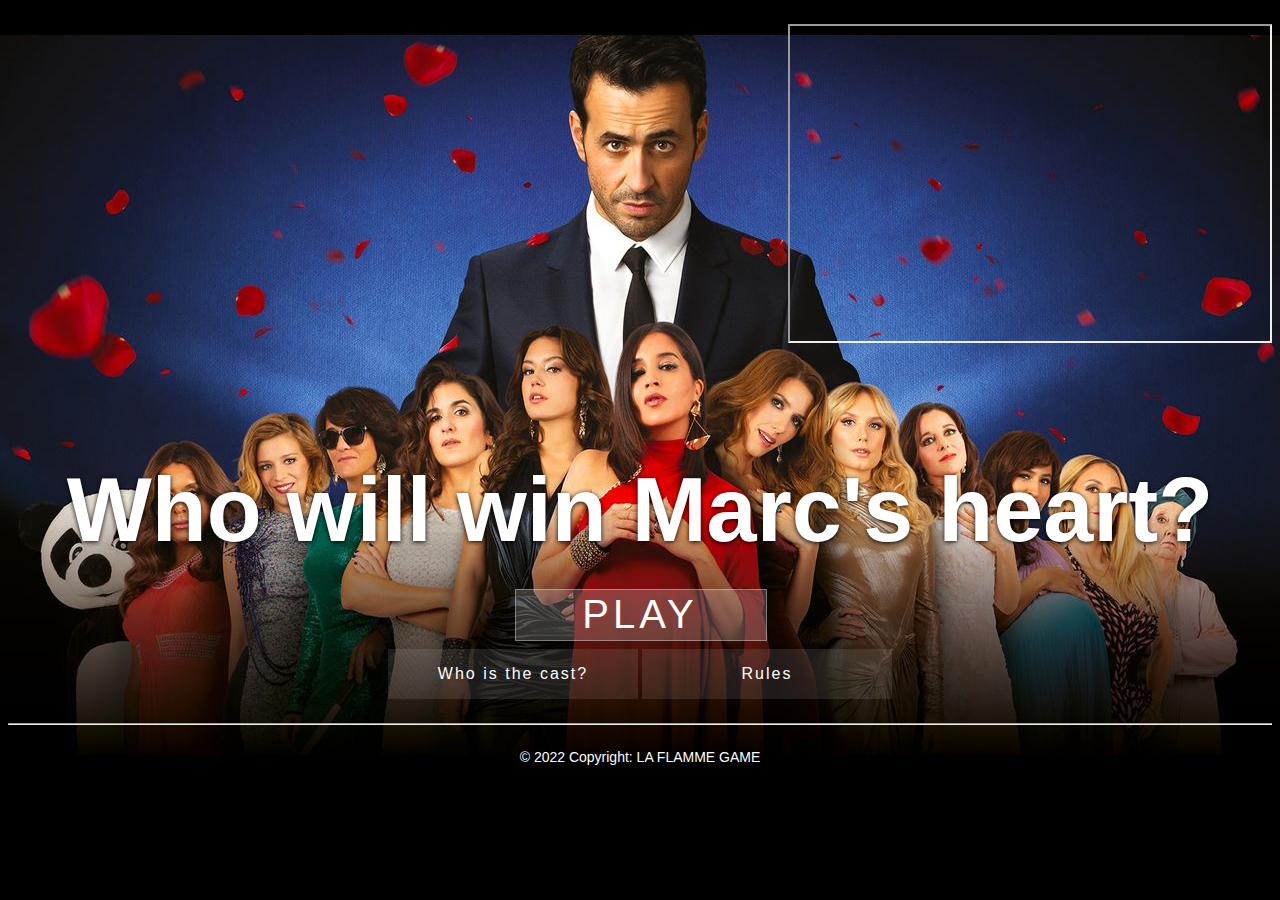
<file: index.html>
<!DOCTYPE html>
<html lang="en">
  <head>
    <meta charset="UTF-8" />
    <meta name="viewport" content="width=device-width, initial-scale=1.0" />
    <link rel="stylesheet" href="./styles/index.css">
    <title>La Flamme</title>
    <!-- don't forget to link your styles -->
  </head>
  <body>

    <div class ="title">

      <!-- VIDEO -->

<!-- 1. The <iframe> (and video player) will replace this <div> tag. -->
 <div id="video">
  <div id="player"></div>
  <iframe width="480" height="315"
    src="https://www.youtube.com/embed/zLII-VUbAl0?autoplay=1&mute=1">
  </iframe>
  </div>

<!-- FIN VIDEO -->


<h1>Who will win Marc's heart?</h1>


      <div class ="btn1n3">
        <!-- Hover #2 -->
        <div class="box-2">
          <a href="game.html">
          <div class="btn btn-one">
            <span>PLAY</span>
          </div>
          </a>
        </div>
      </div>

      <div class ="btn2n3">
        <!-- Hover #1 -->
        <div class="box-1">
          <a href="casting.html">
          <div class="btn btn-two">
              <span>Who is the cast?</span>
          </div>
          </a>
        </div>

        <!-- Hover #3 -->
        <div class="box-3">
          <a href="rules.html">
          <div class="btn btn-three">
            <span>Rules</span>
          </div>
          </a>
        </div>
      </div>
      </div>
    </div>
    <hr class="solid">

    <main>
    <p>© 2022 Copyright: LA FLAMME GAME</p>
    </main>
  </body>
</html>
</file>
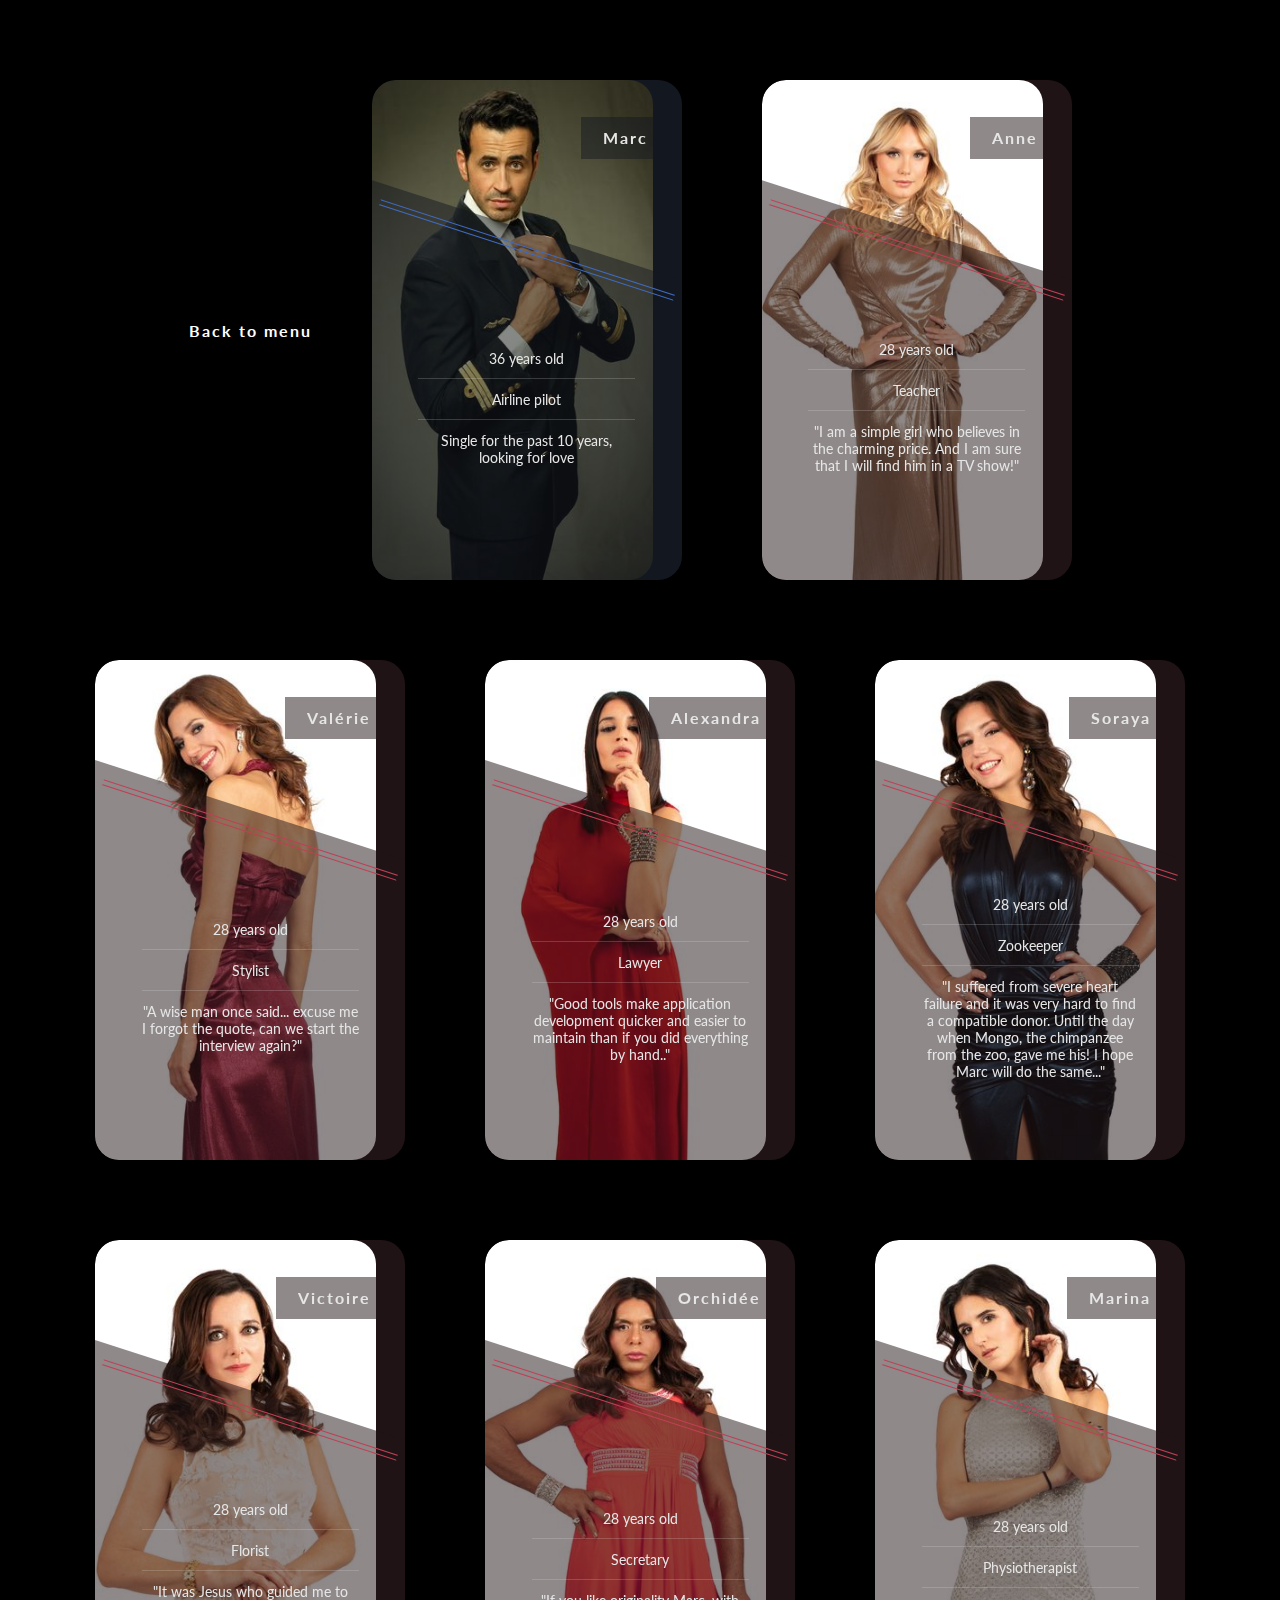
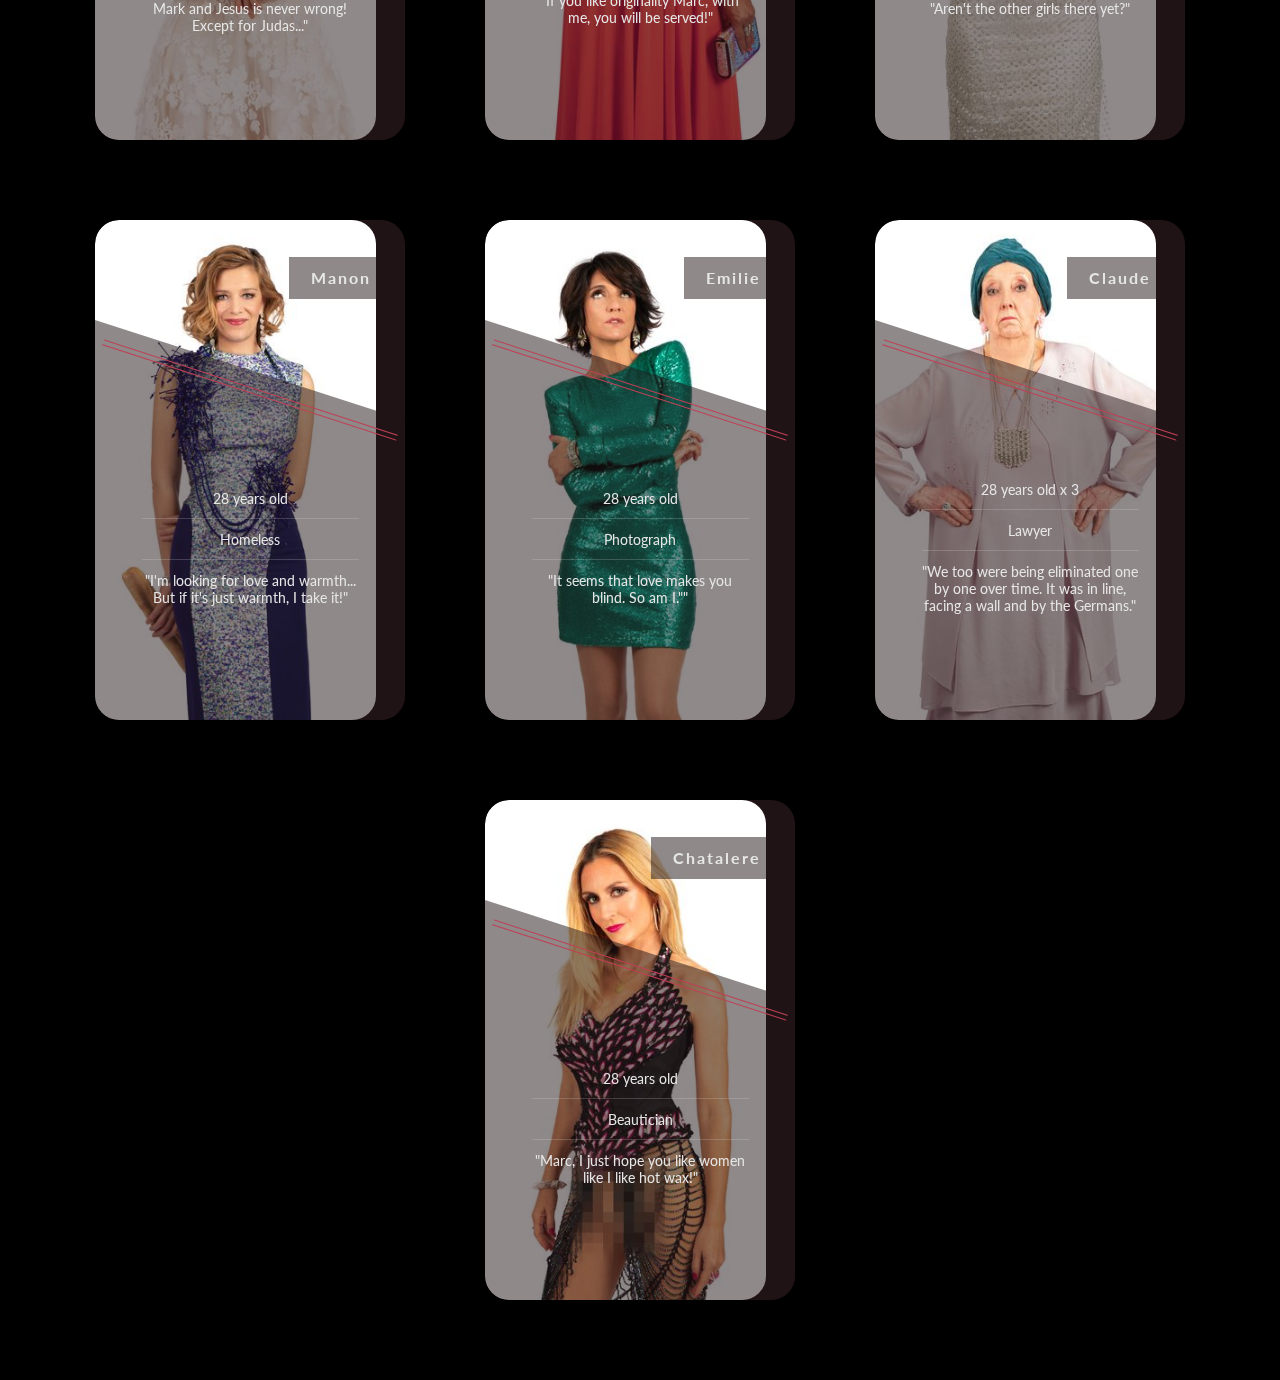
<file: casting.html>
<!DOCTYPE html>
<html lang="en">
  <head>
    <meta charset="UTF-8" />
    <meta name="viewport" content="width=device-width, initial-scale=1.0" />
    <link rel="stylesheet" href="./styles/casting.css">
    <title>La Flamme</title>
    <!-- don't forget to link your styles -->
  </head>
<!-- flip-card-container -->

<a href="index.html">
<button id = "back">Back to menu</button>
</a>
<body>

<div class="flip-card-container" style="--hue: 220">
  <div class="flip-card">

    <div class="card-front">
      <figure>
        <div class="img-bg"></div>
        <img src="./images/MARCblanc.jpg" alt="Image 2">
        <figcaption>Marc</figcaption>
      </figure>

      <ul>
        <li>36 years old</li>
        <li>Airline pilot</li>
        <li>Single for  the past 10 years, looking for love</li>
      </ul>
    </div>

    <div class="card-back">
      <figure>
        <div class="img-bg"></div>
        <img src="./images/MARCblanc.jpg" alt="image-2">
      </figure>

      <button onclick="window.location.href='https://www.youtube.com/embed/tQIG5A-TSHo?autoplay=1&mute=1';">WATCH HIS PRESENTATION</button>

      <div class="design-container">
        <span class="design design--1"></span>
        <span class="design design--2"></span>
        <span class="design design--3"></span>
        <span class="design design--4"></span>
        <span class="design design--5"></span>
        <span class="design design--6"></span>
        <span class="design design--7"></span>
        <span class="design design--8"></span>
      </div>
    </div>

  </div>
</div>
<!-- /flip-card-container -->


  <!-- flip-card-container -->
  <div class="flip-card-container" style="--hue: 350">
    <div class="flip-card">

      <div class="card-front">
        <figure>
          <div class="img-bg"></div>
          <img src="./images/ANNEblanc.jpg" alt="Brohm Lake">
          <figcaption>Anne</figcaption>
        </figure>

        <ul>
          <li>28 years old</li>
          <li>Teacher</li>
          <li>"I am a simple girl who believes in the charming price. And I am sure that I will find him in a TV show!"</li>
        </ul>
      </div>

      <div class="card-back">
        <figure>
          <div class="img-bg"></div>
          <img src="./images/ANNEblanc.jpg" alt="Brohm Lake">
        </figure>

        <button onclick="window.location.href='https://www.youtube.com/embed/Hd-Z3IHzc4Q?autoplay=1&mute=1';">WATCH HER PRESENTATION</button>

        <div class="design-container">
          <span class="design design--1"></span>
          <span class="design design--2"></span>
          <span class="design design--3"></span>
          <span class="design design--4"></span>
          <span class="design design--5"></span>
          <span class="design design--6"></span>
          <span class="design design--7"></span>
          <span class="design design--8"></span>
        </div>
      </div>

    </div>
  </div>
  <!-- /flip-card-container -->

  <!-- flip-card-container -->
  <div class="flip-card-container" style="--hue: 350">
    <div class="flip-card">

      <div class="card-front">
        <figure>
          <div class="img-bg"></div>
          <img src="./images/valerieblanc.jpg" alt="Image 2">
          <figcaption>Valérie</figcaption>
        </figure>

        <ul>
          <li>28 years old</li>
          <li>Stylist</li>
          <li>
            "A wise man once said... excuse me I forgot the quote, can we start the interview again?"</li>
        </ul>
      </div>

      <div class="card-back">
        <figure>
          <div class="img-bg"></div>
          <img src="./images/valerieblanc.jpg" alt="image-2">
        </figure>

        <button onclick="window.location.href='https://www.youtube.com/embed/HzaltzhAPfo?autoplay=1&mute=1';">WATCH HER PRESENTATION</button>

        <div class="design-container">
          <span class="design design--1"></span>
          <span class="design design--2"></span>
          <span class="design design--3"></span>
          <span class="design design--4"></span>
          <span class="design design--5"></span>
          <span class="design design--6"></span>
          <span class="design design--7"></span>
          <span class="design design--8"></span>
        </div>
      </div>

    </div>
  </div>
  <!-- /flip-card-container -->

  <!-- flip-card-container -->
  <div class="flip-card-container" style="--hue: 350">
    <div class="flip-card">

      <div class="card-front">
        <figure>
          <div class="img-bg"></div>
          <img src="./images/ALEXANDRAblanc.jpg" alt="Brohm Lake">
          <figcaption>Alexandra</figcaption>
        </figure>

        <ul>
          <li>28 years old</li>
          <li>Lawyer</li>
          <li>"Good tools make application development quicker and easier to maintain than if you did everything by hand.."</li>
        </ul>
      </div>

      <div class="card-back">
        <!-- only if the image is necessary -->
        <figure>
          <div class="img-bg"></div>
          <img src="./images/ALEXANDRAblanc.jpg" alt="Brohm Lake">
        </figure>

        <button onclick="window.location.href='https://www.youtube.com/embed/DcDSl7-xvKM?autoplay=1&mute=1';">WATCH HER PRESENTATION</button>


        <!-- can add svg here and remove these eight spans -->
        <div class="design-container">
          <span class="design design--1"></span>
          <span class="design design--2"></span>
          <span class="design design--3"></span>
          <span class="design design--4"></span>
          <span class="design design--5"></span>
          <span class="design design--6"></span>
          <span class="design design--7"></span>
          <span class="design design--8"></span>
        </div>
      </div>

    </div>
  </div>

  <div class="flip-card-container" style="--hue: 350">
    <div class="flip-card">

      <div class="card-front">
        <figure>
          <div class="img-bg"></div>
          <img src="./images/Sorayablanc.jpg" alt="Brohm Lake">
          <figcaption>Soraya</figcaption>
        </figure>

        <ul>
          <li>28 years old</li>
          <li>Zookeeper </li>
          <li>"I suffered from severe heart failure and it was very hard to find a compatible donor. Until the day when Mongo, the chimpanzee from the zoo, gave me his! I hope Marc will do the same..."</li>
        </ul>
      </div>

      <div class="card-back">
        <figure>
          <div class="img-bg"></div>
          <img src="./images/Sorayablanc.jpg" alt="Brohm Lake">
        </figure>

        <button onclick="window.location.href='https://www.youtube.com/embed/VaZCDYGoByA?autoplay=1&mute=1';">WATCH HER PRESENTATION</button>

        <div class="design-container">
          <span class="design design--1"></span>
          <span class="design design--2"></span>
          <span class="design design--3"></span>
          <span class="design design--4"></span>
          <span class="design design--5"></span>
          <span class="design design--6"></span>
          <span class="design design--7"></span>
          <span class="design design--8"></span>
        </div>
      </div>

    </div>
  </div>
  <!-- /flip-card-container -->

  <!-- flip-card-container -->
  <div class="flip-card-container" style="--hue: 350">
    <div class="flip-card">

      <div class="card-front">
        <figure>
          <div class="img-bg"></div>
          <img src="./images/Victoireblanc.jpg" alt="Image 2">
          <figcaption>Victoire</figcaption>
        </figure>

        <ul>
          <li>28 years old</li>
          <li>Florist</li>
          <li>"It was Jesus who guided me to Mark and Jesus is never wrong! Except for Judas..."</li>
        </ul>
      </div>

      <div class="card-back">
        <figure>
          <div class="img-bg"></div>
          <img src="./images/Victoireblanc.jpg" alt="image-2">
        </figure>

        <button onclick="window.location.href='https://www.youtube.com/embed/nEsPRTCMIIE?autoplay=1&mute=1';">WATCH HER PRESENTATION</button>

        <div class="design-container">
          <span class="design design--1"></span>
          <span class="design design--2"></span>
          <span class="design design--3"></span>
          <span class="design design--4"></span>
          <span class="design design--5"></span>
          <span class="design design--6"></span>
          <span class="design design--7"></span>
          <span class="design design--8"></span>
        </div>
      </div>

    </div>
  </div>
  <!-- /flip-card-container -->

  <!-- flip-card-container -->
  <div class="flip-card-container" style="--hue: 350">
    <div class="flip-card">

      <div class="card-front">
        <figure>
          <div class="img-bg"></div>
          <img src="./images/Orchideeblanc.jpg" alt="Brohm Lake">
          <figcaption>Orchidée</figcaption>
        </figure>

        <ul>
          <li>28 years old</li>
          <li>Secretary</li>
          <li>"If you like originality Marc, with me, you will be served!"</li>
        </ul>
      </div>

      <div class="card-back">
        <!-- only if the image is necessary -->
        <figure>
          <div class="img-bg"></div>
          <img src="./images/Orchideeblanc.jpg" alt="Brohm Lake">
        </figure>

        <button onclick="window.location.href='https://www.youtube.com/embed/vjb-JtDHquw?autoplay=1&mute=1';">WATCH HER PRESENTATION</button>

        <!-- can add svg here and remove these eight spans -->
        <div class="design-container">
          <span class="design design--1"></span>
          <span class="design design--2"></span>
          <span class="design design--3"></span>
          <span class="design design--4"></span>
          <span class="design design--5"></span>
          <span class="design design--6"></span>
          <span class="design design--7"></span>
          <span class="design design--8"></span>
        </div>
      </div>

    </div>
  </div>

    <!-- flip-card-container -->
    <div class="flip-card-container" style="--hue: 350">
      <div class="flip-card">

        <div class="card-front">
          <figure>
            <div class="img-bg"></div>
            <img src="./images/Marinablanc.jpg" alt="Brohm Lake">
            <figcaption>Marina</figcaption>
          </figure>

          <ul>
            <li>28 years old</li>
            <li>Physiotherapist</li>
            <li>"Aren't the other girls there yet?"</li>
          </ul>
        </div>

        <div class="card-back">
          <!-- only if the image is necessary -->
          <figure>
            <div class="img-bg"></div>
            <img src="./images/Marinablanc.jpg" alt="Brohm Lake">
          </figure>

          <button onclick="window.location.href='https://www.youtube.com/embed/vjb-JtDHquw?autoplay=1&mute=1';">WATCH HER PRESENTATION</button>

          <!-- can add svg here and remove these eight spans -->
          <div class="design-container">
            <span class="design design--1"></span>
            <span class="design design--2"></span>
            <span class="design design--3"></span>
            <span class="design design--4"></span>
            <span class="design design--5"></span>
            <span class="design design--6"></span>
            <span class="design design--7"></span>
            <span class="design design--8"></span>
          </div>
        </div>

      </div>
    </div>

      <!-- flip-card-container -->
  <div class="flip-card-container" style="--hue: 350">
    <div class="flip-card">

      <div class="card-front">
        <figure>
          <div class="img-bg"></div>
          <img src="./images/manonblanc.jpg" alt="Brohm Lake">
          <figcaption>Manon</figcaption>
        </figure>

        <ul>
          <li>28 years old</li>
          <li>Homeless</li>
          <li>"I'm looking for love and warmth... But if it's just warmth, I take it!"</li>
        </ul>
      </div>

      <div class="card-back">
        <!-- only if the image is necessary -->
        <figure>
          <div class="img-bg"></div>
          <img src="./images/manonblanc.jpg" alt="Brohm Lake">
        </figure>

        <button onclick="window.location.href='https://www.youtube.com/embed/vjb-JtDHquw?autoplay=1&mute=1';">WATCH HER PRESENTATION</button>

        <!-- can add svg here and remove these eight spans -->
        <div class="design-container">
          <span class="design design--1"></span>
          <span class="design design--2"></span>
          <span class="design design--3"></span>
          <span class="design design--4"></span>
          <span class="design design--5"></span>
          <span class="design design--6"></span>
          <span class="design design--7"></span>
          <span class="design design--8"></span>
        </div>
      </div>

    </div>
  </div>

    <!-- flip-card-container -->
    <div class="flip-card-container" style="--hue: 350">
      <div class="flip-card">

        <div class="card-front">
          <figure>
            <div class="img-bg"></div>
            <img src="./images/emilieblanc.jpg" alt="Brohm Lake">
            <figcaption>Emilie</figcaption>
          </figure>

          <ul>
            <li>28 years old</li>
            <li>Photograph</li>
            <li>"It seems that love makes you blind. So am I.""</li>
          </ul>
        </div>

        <div class="card-back">
          <!-- only if the image is necessary -->
          <figure>
            <div class="img-bg"></div>
            <img src="./images/emilieblanc.jpg" alt="Brohm Lake">
          </figure>

          <button onclick="window.location.href='https://www.youtube.com/embed/vjb-JtDHquw?autoplay=1&mute=1';">WATCH HER PRESENTATION</button>

          <!-- can add svg here and remove these eight spans -->
          <div class="design-container">
            <span class="design design--1"></span>
            <span class="design design--2"></span>
            <span class="design design--3"></span>
            <span class="design design--4"></span>
            <span class="design design--5"></span>
            <span class="design design--6"></span>
            <span class="design design--7"></span>
            <span class="design design--8"></span>
          </div>
        </div>

      </div>
    </div>

    <!-- flip-card-container -->
    <div class="flip-card-container" style="--hue: 350">
      <div class="flip-card">

        <div class="card-front">
          <figure>
            <div class="img-bg"></div>
            <img src="./images/Claudeblanc.jpg" alt="Brohm Lake">
            <figcaption>Claude</figcaption>
          </figure>

          <ul>
            <li>28 years old x 3</li>
            <li>Lawyer</li>
            <li>"We too were being eliminated one by one over time. It was in line, facing a wall and by the Germans."</li>
          </ul>
        </div>

        <div class="card-back">
          <!-- only if the image is necessary -->
          <figure>
            <div class="img-bg"></div>
            <img src="./images/Claudeblanc.jpg" alt="Brohm Lake">
          </figure>

          <button onclick="window.location.href='https://www.youtube.com/embed/vjb-JtDHquw?autoplay=1&mute=1';">WATCH HER PRESENTATION</button>

          <!-- can add svg here and remove these eight spans -->
          <div class="design-container">
            <span class="design design--1"></span>
            <span class="design design--2"></span>
            <span class="design design--3"></span>
            <span class="design design--4"></span>
            <span class="design design--5"></span>
            <span class="design design--6"></span>
            <span class="design design--7"></span>
            <span class="design design--8"></span>
          </div>
        </div>

      </div>
    </div>

      <!-- flip-card-container -->
  <div class="flip-card-container" style="--hue: 350">
    <div class="flip-card">

      <div class="card-front">
        <figure>
          <div class="img-bg"></div>
          <img src="./images/Chatalereblanc.jpg" alt="Brohm Lake">
          <figcaption>Chatalere</figcaption>
        </figure>

        <ul>
          <li>28 years old</li>
          <li>Beautician</li>
          <li>"Marc, I just hope you like women like I like hot wax!"</li>
        </ul>
      </div>

      <div class="card-back">
        <!-- only if the image is necessary -->
        <figure>
          <div class="img-bg"></div>
          <img src="./images/Chatalereblanc.jpg" alt="Brohm Lake">
        </figure>

        <button onclick="window.location.href='https://www.youtube.com/embed/vjb-JtDHquw?autoplay=1&mute=1';">WATCH HER PRESENTATION</button>

        <!-- can add svg here and remove these eight spans -->
        <div class="design-container">
          <span class="design design--1"></span>
          <span class="design design--2"></span>
          <span class="design design--3"></span>
          <span class="design design--4"></span>
          <span class="design design--5"></span>
          <span class="design design--6"></span>
          <span class="design design--7"></span>
          <span class="design design--8"></span>
        </div>
      </div>

    </div>
  </div>

</body>

</html>
</file>
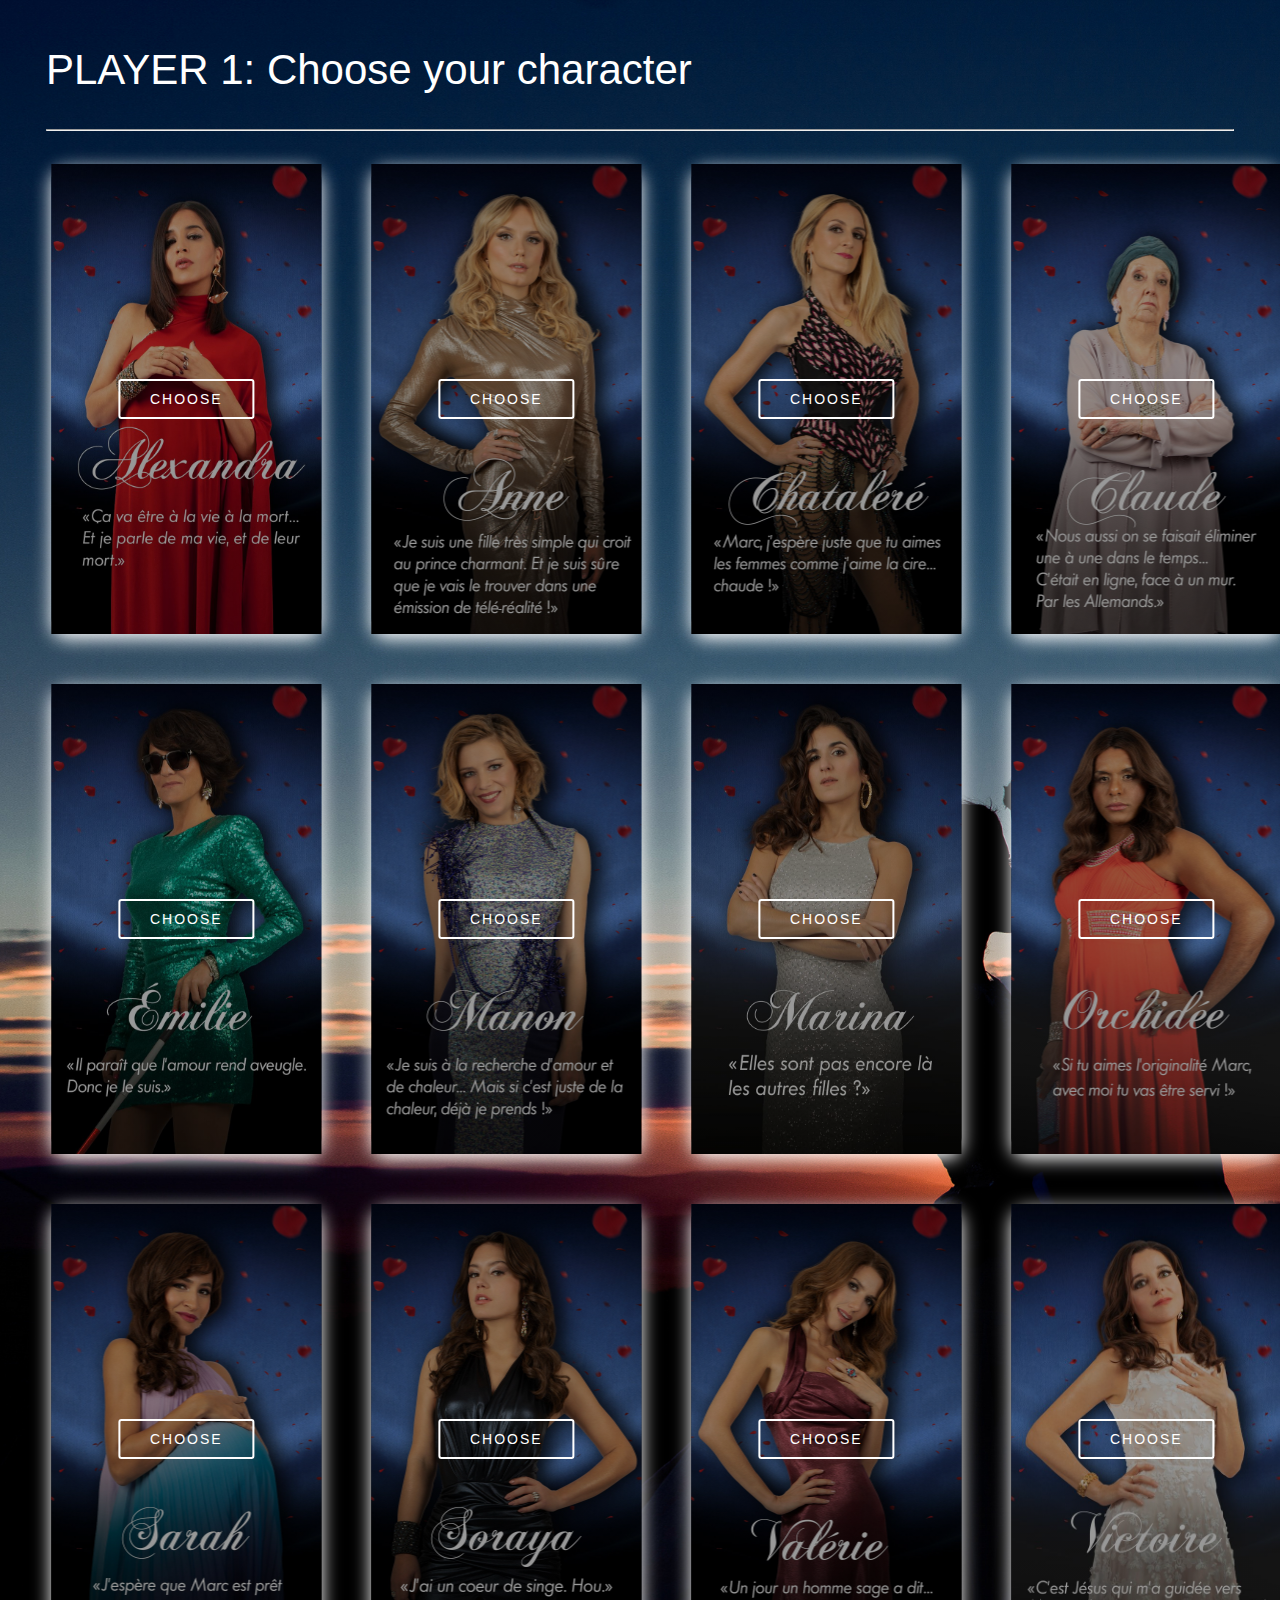
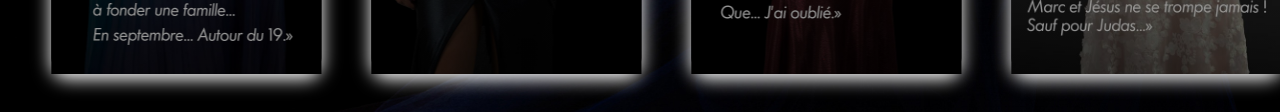
<file: game.html>
<!DOCTYPE html>
<html lang="en">
  <head>
    <meta charset="UTF-8" />
    <meta name="viewport" content="width=device-width, initial-scale=1.0" />
    <link rel="stylesheet" href="./styles/game.css" />
  </head>

  <!-- PAGE 1: PLAYERS' CHARACTER SELECTION -->

  <figure>
    <audio controls autoplay>
      <source src="musiquecompetition.mp3" type="audio/mpeg" />
      Your browser does not support the audio element.
    </audio>
  </figure>

  <section id="character-selection">
    <h1 id="players-order-title">PLAYER 1: Choose your character</h1>
    <hr class="solid" />
    <div class="allcards">
      <div class="card">
        <div class="img img-alexandra">
          <button
            class="alert-button"
            id="1"
            data-name="Alexandra"
            data-image="img-alexandra2"
            onclick="alert('You choose Alexandra');"
          >
            CHOOSE
          </button>
        </div>
      </div>

      <div class="card">
        <div class="img img-anne">
          <button
            class="alert-button"
            id="2"
            data-name="Anne"
            data-image="img-anne2"
            onclick="alert('You choose Anne');"
          >
            CHOOSE
          </button>
        </div>
      </div>

      <div class="card">
        <div class="img img-chatalere">
          <button
            class="alert-button"
            id="3"
            data-name="Chatalere"
            data-image="img-chatalere2"
            onclick="alert('You choose Chataléré');"
          >
            CHOOSE
          </button>
        </div>
      </div>

      <div class="card">
        <div class="img img-claude">
          <button
            class="alert-button"
            id="4"
            data-name="Claude"
            data-image="img-claude2"
            onclick="alert('You choose Claude');"
          >
            CHOOSE
          </button>
        </div>
      </div>

      <div class="card">
        <div class="img img-emilie">
          <button
            class="alert-button"
            id="5"
            data-name="Emilie"
            data-image="img-emilie2"
            onclick="alert('You choose Emilie');"
          >
            CHOOSE
          </button>
        </div>
      </div>

      <div class="card">
        <div class="img img-manon">
          <button
            class="alert-button"
            id="6"
            data-name="Manon"
            data-image="img-manon2"
            onclick="alert('You choose Manon');"
          >
            CHOOSE
          </button>
        </div>
      </div>

      <div class="card">
        <div class="img img-marina">
          <button
            class="alert-button"
            id="7"
            data-name="Marina"
            data-image="img-marina2"
            onclick="alert('You choose Marina');"
          >
            CHOOSE
          </button>
        </div>
      </div>

      <div class="card">
        <div class="img img-orchidee">
          <button
            class="alert-button"
            id="8"
            data-name="Orchidée"
            data-image="img-orchidee2"
            onclick="alert('You choose Orchidée');"
          >
            CHOOSE
          </button>
        </div>
      </div>

      <div class="card">
        <div class="img img-sarah">
          <button
            class="alert-button"
            id="9"
            data-name="Sarah"
            data-image="img-sarah2"
            onclick="alert('You choose Sarah');"
          >
            CHOOSE
          </button>
        </div>
      </div>

      <div class="card">
        <div class="img img-soraya">
          <button
            class="alert-button"
            id="10"
            data-name="Soraya"
            data-image="img-soraya2"
            onclick="alert('You choose Soraya');"
          >
            CHOOSE
          </button>
        </div>
      </div>

      <div class="card">
        <div class="img img-valerie">
          <button
            class="alert-button"
            id="11"
            data-name="Valérie"
            data-image="img-valerie2"
            onclick="alert('You choose Valérie');"
          >
            CHOOSE
          </button>
        </div>
      </div>

      <div class="card">
        <div class="img img-victoire">
          <button
            class="alert-button"
            id="12"
            data-name="Victoire"
            data-image="img-victoire2"
            onclick="alert('You choose Victoire');"
          >
            CHOOSE
          </button>
        </div>
      </div>

      <!-- IF I WANT A MODAL ON START GAME BUTTON

      <div id="myModalStart" class="modal">

        <div class="modal-content">
          <button>START THE GAME</button>
        </div>

      </div>
      END OF MODAL -->
    </div>
  </section>

  <!-- PAGE 2: GAME -->

  <section id="game-start">
    <body>
      <h2>WHO'S GONNA MARRY MARC?</h2>
      <hr class="solid" />

      <div class="wrapper">
        <div class="infos">
          <div class="column">
            <div id="message"></div>
            <div class="row">
              <div class="die">0</div>
              <div class="die">0</div>
            </div>
            <button type="button" class="dice-roll">roll dice</button>
          </div>
          <div class="column">
            <h2 id="status"></h2>
          </div>
        </div>

        <div class="grid"></div>
      </div>

      <!-- Trigger/Open The Modal -->
      <div id="myBtnModal">CLICK ME</div>

      <!-- The Modal -->
      <div id="myModal" class="modal">
        <!-- Modal content -->
        <div class="modal-content">
          <span class="close">&times;</span>
          <iframe
            width="580"
            height="415"
            src="https://www.youtube.com/embed/oNTCxGDpIdo?autoplay=1"
          >
          </iframe>
        </div>
      </div>

      <div id="myModal1" class="modal">
        <!-- Modal content -->
        <div class="modal-content">
          <span class="close">&times;</span>
          <iframe
            width="580"
            height="415"
            src="https://www.youtube.com/embed/7QraJuCIyBs?autoplay=1"
          >
          </iframe>
        </div>
      </div>

      <div id="myModal2" class="modal">
        <!-- Modal content -->
        <div class="modal-content">
          <span class="close">&times;</span>
          <iframe
            width="580"
            height="415"
            src="https://www.youtube.com/embed/v14phLTJPcU?autoplay=1"
          >
          </iframe>
        </div>
      </div>

      <div id="myModal3" class="modal">
        <!-- Modal content -->
        <div class="modal-content">
          <span class="close">&times;</span>
          <iframe
            width="580"
            height="415"
            src="https://www.youtube.com/embed/B1De0IF1NZk?autoplay=1"
          >
          </iframe>
        </div>
      </div>

      <div id="myModal4" class="modal">
        <!-- Modal content -->
        <div class="modal-content">
          <span class="close">&times;</span>
          <iframe
            width="580"
            height="415"
            src="https://www.youtube.com/embed/H3QIk1adETc?autoplay=1"
          >
          </iframe>
        </div>
      </div>

      <div id="myModal5" class="modal">
        <!-- Modal content -->
        <div class="modal-content">
          <span class="close">&times;</span>
          <iframe
            width="580"
            height="415"
            src="https://www.youtube.com/embed/1Zqg-aSxGiI?autoplay=1"
          >
          </iframe>
        </div>
      </div>
      <!-- The Modal -->
      <div id="myModalQuizz" class="modal">
        <!-- Modal content -->
        <div class="modal-content">
          <div class="quiz-container" id="quiz">
            <div class="quiz-header">
              <h3 id="quiz-question">
                Which animal saved Soraya's life by allowing her to receive a
                heart transplant?
              </h3>
              <ul id="answers-buttons">
                <li>
                  <button id="button-a" data-option="a">A dog</button>
                </li>

                <li>
                  <button id="button-b" data-option="b">A monkey</button>
                </li>

                <li>
                  <button id="button-c" data-option="c">A fish</button>
                </li>

                <li>
                  <button id="button-d" data-option="d">A pig</button>
                </li>
              </ul>
              <button id="close-question">Close</button>
              <div id="empty"></div>
            </div>
          </div>
        </div>
      </div>
      <script src="./questions.js"></script>
      <script src="./player.js"></script>
      <script src="./game.js"></script>
    </body>
  </section>
</html>
</file>
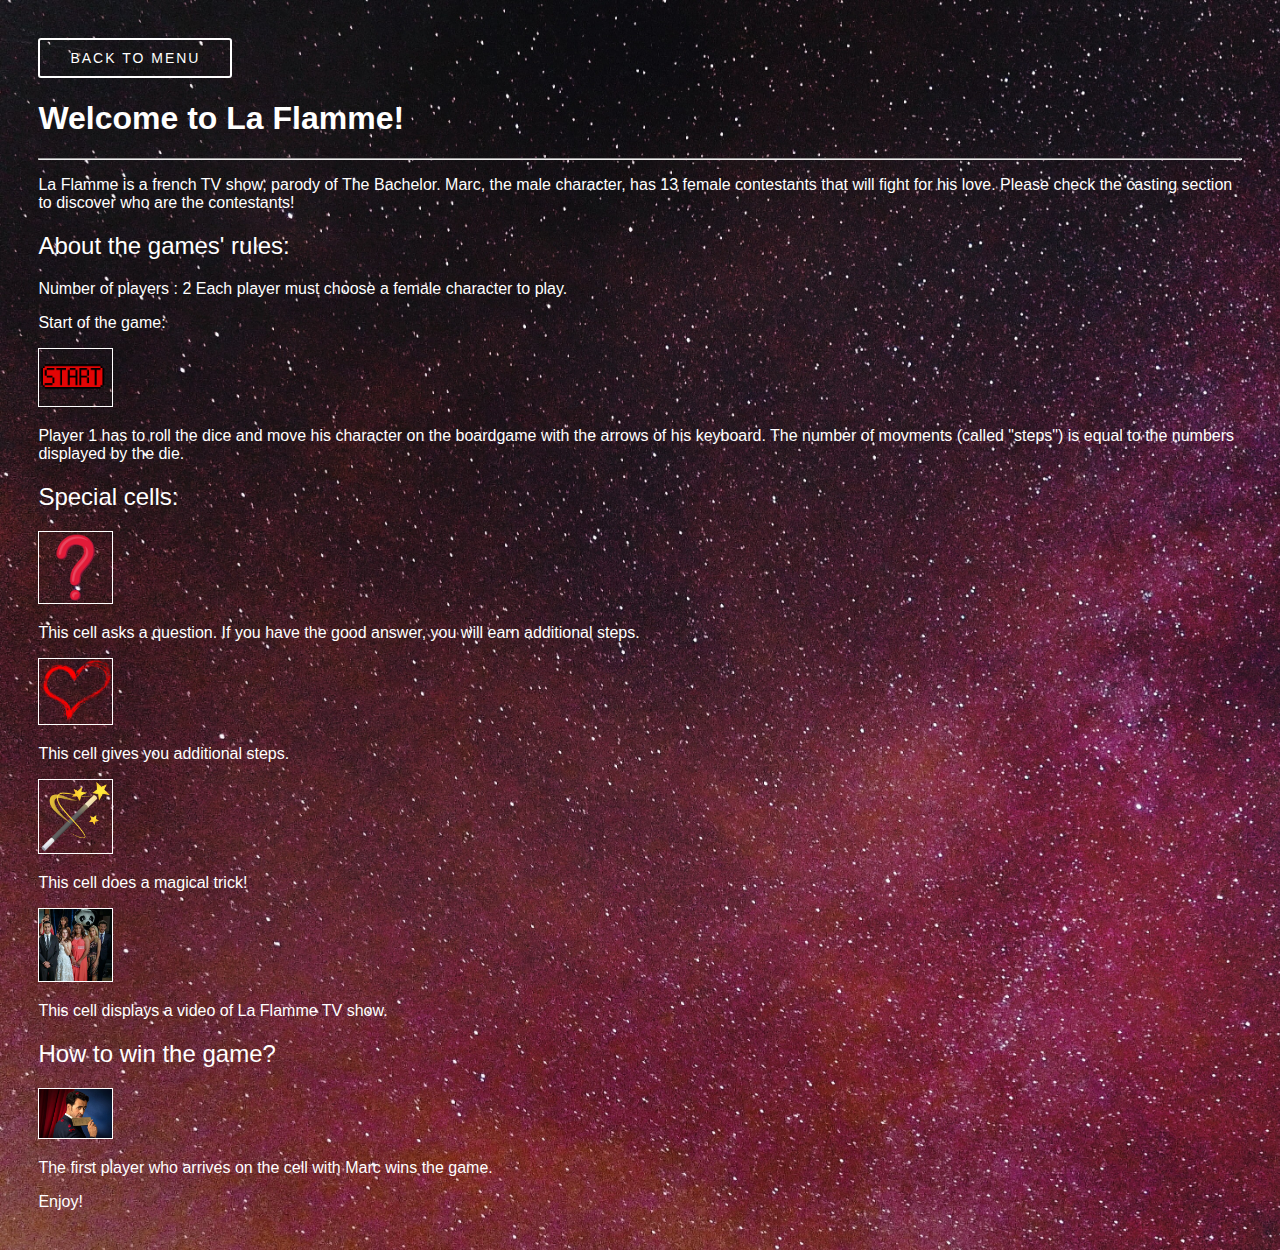
<file: rules.html>
<!DOCTYPE html>
<html lang="en">
  <head>
    <meta charset="UTF-8" />
    <meta name="viewport" content="width=device-width, initial-scale=1.0" />
    <link rel="stylesheet" href="./styles/rules.css">
  </head>
<body>


    <a href="index.html">
      <button id = "back">Back to menu</button>
    </a>


<h1>Welcome to La Flamme!</h1>

<hr>

<p>La Flamme is a french TV show, parody of The Bachelor. Marc, the male character, has 13 female contestants that will fight for his love.
Please check the casting section to discover who are the contestants!</p>

<h2>About the games' rules:</h2>

<p> Number of players : 2
Each player must choose a female character to play.</p>


<p>Start of the game:</p>

<img src = "./images/start.png">

<p>Player 1 has to roll the dice and move his character on the boardgame with the arrows of his keyboard. The number of movments (called "steps") is equal to the numbers displayed by the die.</p>

<h2>Special cells:</h2>

<img src = "./images/interrogation.png">

<p>This cell asks a question. If you have the good answer, you will earn additional steps.</p>

<img src = "./images/heart.png">

<p>This cell gives you additional steps.</p>

<img src = "./images/magic.png">

<p>This cell does a magical trick!</p>

<img src = "./images/grouppanda.jpg">

<p>This cell displays a video of La Flamme TV show.</p>

</html>

<h2>How to win the game?</h2>

<img src = "./images/marcwinner.jpg">

<p>The first player who arrives on the cell with Marc wins the game.</p>

<p>Enjoy!</p>

</body>

</html>
</file>
<file: styles/index.css>
@import url("https://fonts.googleapis.com/css2?family=Poppins:wght@200;300;400;500;600;700;800;900&display=swap");


body {

  font-family: -apple-system,BlinkMacSystemFont,"Segoe UI",Helvetica,Arial,sans-serif,"Apple Color Emoji","Segoe UI Emoji";
  line-height: 1.5;
  font-weight: lighter;
  background-image: url("../images/group_picture.jpeg");
  background-color: black;
  background-position: center center;
  background-size: cover;
  background-repeat: no-repeat;
  background-size: 100%;
}

a{
text-decoration:none
}

ol {

  list-style-type: '-';

}

main {
  padding-left: 5%;
  padding-right: 5%;
  display: flex;
  justify-content: center;
}

#video {

  display:flex;
  justify-content: flex-end;

}

.title {


  padding-top: 1rem;
  padding-bottom: 1rem;

}

h1 {

  font-weight: 550;
  color: white;
  font-size: 90px;
  position: relative;
  display: flex;
  justify-content: space-around;
  align-items: flex-end;
  text-shadow: 0px 1px 5px black;
  text-overflow: ellipsis;
  top: 40px;
}


.btn {
  line-height: 50px;
  height: 50px;
  text-align: center;
  width: 250px;
  cursor: pointer;
  position: relative;
}

.btn2n3 {

  position: relative;
  left: 400;
  display: flex;
  align-items: row;
  justify-content: center;
}

.btn1n3 {

  position: relative;
  left: 400;
  display: flex;
  justify-content: center;
  bottom: 10px;
}

/*
========================
      BUTTON TWO
========================
*/
.btn-two {
  color: #FFF;
  transition: all 0.3s;
  position: relative;
  letter-spacing: 2px;
  right: 2px;

}
.btn-two span {
  transition: all 0.3s;
}
.btn-two::before {
  content: '';
  position: absolute;
  bottom: 0;
  left: 0;
  width: 100%;
  height: 100%;
  z-index: 1;
  opacity: 0;
  transition: all 0.3s;
  border-top-width: 1px;
  border-bottom-width: 1px;
  border-top-style: solid;
  border-bottom-style: solid;
  border-top-color: rgba(255,255,255,0.5);
  border-bottom-color: rgba(255,255,255,0.5);
  transform: scale(0.1, 1);
}
.btn-two:hover span {
  letter-spacing: 2px;
}
.btn-two:hover::before {
  opacity: 1;
  transform: scale(1, 1);
}
.btn-two::after {
  content: '';
  position: absolute;
  bottom: 0;
  left: 0;
  width: 100%;
  height: 100%;
  z-index: 1;
  transition: all 0.3s;
  background-color: rgba(255,255,255,0.1);
}
.btn-two:hover::after {
  opacity: 0;
  transform: scale(0.1, 1);
}


/*
========================
      BUTTON ONE
========================
*/
.btn-one {
  color: #FFF;
  font-size: 2.5em;
  letter-spacing: 2px;
  transition: all 0.5s;
  position: relative;
}
.btn-one span {
  z-index: 2;
  display: block;
  position: absolute;
  width: 100%;
  height: 100%;
  letter-spacing: 4px;

}
.btn-one::before {
  content: '';
  position: absolute;
  top: 0;
  left: 0;
  width: 100%;
  height: 100%;
  z-index: 1;
  transition: all 0.5s;
  border: 1px solid rgba(255,255,255,0.2);
  background-color: rgba(255,255,255,0.1);
}
.btn-one::after {
  content: '';
  position: absolute;
  top: 0;
  left: 0;
  width: 100%;
  height: 100%;
  z-index: 1;
  transition: all 0.5s;
  border: 1px solid rgba(255,255,255,0.2);
  background-color: rgba(255,255,255,0.1);
}
.btn-one:hover::before {
  transform: rotate(-45deg);
  background-color: rgba(255,255,255,0);
}
.btn-one:hover::after {
  transform: rotate(45deg);
  background-color: rgba(255,255,255,0);
}


/*
========================
      BUTTON THREE
========================
*/
.btn-three {
  color: #FFF;
  transition: all 0.3s;
  position: relative;
  letter-spacing: 2px;
  left: 2px;

}

.btn-three span {
  transition: all 0.3s;
}

.btn-three::before {
  content: '';
  position: absolute;
  bottom: 0;
  left: 0;
  width: 100%;
  height: 100%;
  z-index: 1;
  opacity: 0;
  transition: all 0.3s;
  border-top-width: 1px;
  border-bottom-width: 1px;
  border-top-style: solid;
  border-bottom-style: solid;
  border-top-color: rgba(255,255,255,0.5);
  border-bottom-color: rgba(255,255,255,0.5);
  transform: scale(0.1, 1);
}
.btn-three:hover::before {
  opacity: 1 ;
  transform: scale(1,1);
}

.btn-three:hover span {
  letter-spacing: 2px;
}
.btn-three::after {
  content: '';
  position: absolute;
  bottom: 0;
  left: 0;
  width: 100%;
  height: 100%;
  z-index: 1;
  transition: all 0.3s;
  background-color: rgba(255,255,255,0.1);
}
.btn-three:hover::after {
  opacity: 0;
  transform: scale(0.1,1);
}

p {
  color: white;
  font-size: 14px;
}
</file>
<file: styles/casting.css>
/*
    ================================
        Best Viewed In Full Page
    ================================
*/

/* Hover over a card to flip, can tab too. */

@import url('https://fonts.googleapis.com/css?family=Lato');

/* default */
*,
*::after,
*::before {
  margin: 0;
  padding: 0;
  box-sizing: border-box;
}

#back{

  border: 2px;
  border-color: white;
  color: white;
}

#back:hover{

  letter-spacing: 2px ;
  background-color: white;
  color: black;
}

/* body */
body {
  min-height: 100vh;
  padding: 40px;

  display: flex;
  flex-wrap: wrap;
  justify-content: center;
  align-items: center;

  background: black;
  font-family: "Lato", "Segoe Ui", -apple-system, BlinkMacSystemFont, sans-serif;
}

/* .flip-card-container */
.flip-card-container {
  --hue: 150;
  --primary: hsl(var(--hue), 50%, 50%);
  --white-1: hsl(0, 0%, 90%);
  --white-2: hsl(0, 0%, 80%);
  --dark: hsl(var(--hue), 25%, 10%);
  --grey: hsl(0, 0%, 50%);

  width: 310px;
  height: 500px;
  margin: 40px;

  perspective: 1000px;
}

/* .flip-card */
.flip-card {
  width: inherit;
  height: inherit;

  position: relative;
  transform-style: preserve-3d;
  transition: .6s .1s;
}

/* hover and focus-within states */
.flip-card-container:hover .flip-card,
.flip-card-container:focus-within .flip-card {
  transform: rotateY(180deg);
}

/* .card-... */
.card-front,
.card-back {
  width: 100%;
  height: 100%;
  border-radius: 24px;

  background: var(--dark);
  position: absolute;
  top: 0;
  left: 0;
  overflow: hidden;

  backface-visibility: hidden;

  display: flex;
  justify-content: center;
  align-items: center;
}

/* .card-front */
.card-front {
  transform: rotateY(0deg);
  z-index: 2;
}

/* .card-back */
.card-back {
  transform: rotateY(180deg);
  z-index: 1;
}

/* figure */
figure {
  z-index: -1;
}

/* figure, .img-bg */
figure,
.img-bg {
  position: absolute;
  top: 0;
  left: 0;

  width: 100%;
  height: 100%;
}

/* img */
img {
  height: 100%;
  border-radius: 24px;
}

/* figcaption */
figcaption {
  display: block;

  width: auto;
  margin-top: 12%;
  padding: 8px 22px;

  font-weight: bold;
  line-height: 1.6;
  letter-spacing: 2px;
  word-spacing: 6px;
  text-align: right;

  position: absolute;
  top: 0;
  right: 12px;

  color: var(--white-1);
  background: hsla(var(--hue), 25%, 10%, .5);
}

/* .img-bg */
.img-bg {
  background: hsla(var(--hue), 25%, 10%, .5);
}

.card-front .img-bg {
  clip-path: polygon(0 20%, 100% 40%, 100% 100%, 0 100%);
}

.card-front .img-bg::before {
  content: "";

  position: absolute;
  top: 34%;
  left: 50%;
  transform: translate(-50%, -50%) rotate(18deg);

  width: 100%;
  height: 6px;
  border: 1px solid var(--primary);
  border-left-color: transparent;
  border-right-color: transparent;

  transition: .1s;
}

.card-back .img-bg {
  clip-path: polygon(0 0, 100% 0, 100% 80%, 0 60%);
}

/* hover state */
.flip-card-container:hover .card-front .img-bg::before {
  width: 6px;
  border-left-color: var(--primary);
  border-right-color: var(--primary);
}

/* ul */
ul {
  padding-top: 50%;
  margin: 0 auto;
  width: 70%;
  height: 100%;

  list-style: none;
  color: var(--white-1);

  display: flex;
  justify-content: center;
  align-items: center;
  flex-direction: column;
}

/* li */
li {
  width: 100%;
  margin-top: 12px;
  padding-bottom: 12px;

  font-size: 14px;
  text-align: center;

  position: relative;
}

li:nth-child(2n) {
  color: var(--white-1);
}

li:not(:last-child)::after {
  content: "";

  position: absolute;
  bottom: 0;
  left: 0;

  width: 100%;
  height: 1px;

  background: currentColor;
  opacity: .2;
}

/* button */
button {
  font-family: inherit;
  font-weight: bold;
  font-size: 16px;
  color: var(--white-1);

  letter-spacing: 2px;

  padding: 9px 20px;
  border: 1px solid var(--white-1);
  border-radius: 1000px;
  background: transparent;
  transition: .3s;

  cursor: pointer;
}

button:hover,
button:focus {
  color: var(--primary);
  background: hsla(var(--hue), 25%, 10%, .2);
  border-color: currentColor;
}

button:active {
  transform: translate(2px);
}

/* .design-container */
.design-container {
  --tr: 90;
  --op: .5;

  width: 100%;
  height: 100%;

  background: transparent;
  position: absolute;
  top: 0;
  left: 0;

  pointer-events: none;
}

/* .design */
.design {
  display: block;

  background: var(--grey);
  position: absolute;

  opacity: var(--op);
  transition: .3s;
}

.design--1,
.design--2,
.design--3,
.design--4 {
  width: 1px;
  height: 100%;
}

.design--1,
.design--2 {
  top: 0;
  transform: translateY(calc((var(--tr) - (var(--tr) * 2)) * 1%))
}

.design--1 {
  left: 20%;
}

.design--2 {
  left: 80%;
}

.design--3,
.design--4 {
  bottom: 0;
  transform: translateY(calc((var(--tr) + (var(--tr) - var(--tr))) * 1%))
}

.design--3 {
  left: 24%;
}

.design--4 {
  left: 76%;
}

.design--5,
.design--6,
.design--7,
.design--8 {
  width: 100%;
  height: 1px;
}

.design--5,
.design--6 {
  left: 0;
  transform: translateX(calc((var(--tr) - (var(--tr) * 2)) * 1%));
}

.design--5 {
  top: 41%;
}

.design--6 {
  top: 59%;
}

.design--7,
.design--8 {
  right: 0;
  transform: translateX(calc((var(--tr) + (var(--tr) - var(--tr))) * 1%))
}

.design--7 {
  top: 44%;
}

.design--8 {
  top: 56%;
}

/* states */
button:hover+.design-container,
button:active+.design-container,
button:focus+.design-container {
  --tr: 20;
  --op: .7;
}

.abs-site-link {
  position: fixed;
  bottom: 20px;
  left: 20px;
  color: hsla(0, 0%, 100%, .6);
  font-size: 16px;
  font-family: 'Segoe UI', -apple-system, BlinkMacSystemFont, sans-serif;
}
</file>
<file: styles/game.css>
@import url("https://fonts.googleapis.com/css2?family=Poppins:wght@200;300;400;500;600;700;800;900&display=swap");


*{
 box-sizing: border-box;

}

body {
  background-image: url("../images/silhouettes-of-wedding-couple-standing-on-evening-field.jpg");
  background-repeat: no-repeat;
  background-size: cover;

}

/* SECTION 1 */

#players-order-title {

  font-family: -apple-system,BlinkMacSystemFont,"Segoe UI",Helvetica,Arial,sans-serif,"Apple Color Emoji","Segoe UI Emoji";
  line-height: 1.5;
  font-weight: lighter;
  color: white;
  font-size: 42px;
}


#character-selection {
  margin: 3%;
}


.buttonStartGame {

  font-family: -apple-system,BlinkMacSystemFont,"Segoe UI",Helvetica,Arial,sans-serif,"Apple Color Emoji","Segoe UI Emoji";
  font-weight: lighter;
  font-size: 25px;
  border-radius: 1px;
}

.buttonStartGame:hover {

  font-weight: lighter;
  color: black;
  background-color: white;
  font-weight: 350;
  letter-spacing: 4px;
}

.allcards {

  display: grid;
  grid-template-columns: repeat(4, 1fr);
  grid-gap: 50px;
  padding-top: 25px;
}

.card {
  width: 270px;
  height: 470px;
  transform: translate(2%);
  border-radius: 16px;
  box-shadow: 0 5px 18px rgb(255, 255, 255);
  transition: 0.5s;
}

.card:hover img {
  opacity: 0.4;
  transition: .5s;
}

.card:hover button {
  color: white;
  font-weight: 650;
  display: inline-block;
  padding: 10px 30px;
  /* color: white; */
  font-family: "Roboto", sans-serif;
  font-size: 14px;
  text-transform: uppercase;
  text-decoration: none;
  transition: 0.3s;
  letter-spacing: 4px;
}

button {
  color: white;
  font-weight: 500;
  display: inline-block;
  padding: 10px 30px;
  /* color: white; */
  border: 2px solid white;
  font-family: "Roboto", sans-serif;
  font-size: 14px;
  text-transform: uppercase;
  text-decoration: none;
  letter-spacing: 2px;
  cursor: pointer;
  border-radius: 3px;
  background-color: transparent;
}

.alert-button:hover {

  background-color: black;
  opacity: 85%;
}

.img {
  display: flex;
  height:100%;
  width:100%;
  background-size: cover;
  align-items: center;
  justify-content: center;
  position: absolute;
  top: 0px;
  left: 0px;
  width: 100%;
  height: 100%;
  z-index: 2;
  background-color: #000;
  transition: .5s;
}

.img:hover  {
  transform: translateY(-10px);
  transition: all .95s;
}

.img-anne {
  background-image: linear-gradient(rgba(0,0,0,0.4),rgba(0,0,0,0.4)), url("../images/anne2.jpg") ;
}

.img-anne:hover  {
  background-image: url("../images/anne2.jpg") ;
}

.img-alexandra {
  background-image: linear-gradient(rgba(0,0,0,0.4),rgba(0,0,0,0.4)), url("../images/alexandra2.jpg") ;
}

.img-alexandra:hover  {
  background-image: url("../images/alexandra2.jpg") ;
}

.img-chatalere {
  background-image: linear-gradient(rgba(0,0,0,0.4),rgba(0,0,0,0.4)), url("../images/chatalere2.jpg") ;
}

.img-chatalere:hover  {
  background-image: url("../images/chatalere2.jpg") ;
}

.img-claude {
  background-image: linear-gradient(rgba(0,0,0,0.4),rgba(0,0,0,0.4)), url("../images/claude2.jpg") ;
}

.img-claude:hover  {
  background-image: url("../images/claude2.jpg") ;
}

.img-emilie {
  background-image: linear-gradient(rgba(0,0,0,0.4),rgba(0,0,0,0.4)), url("../images/emilie2.jpg") ;
}

.img-emilie:hover  {
  background-image: url("../images/emilie2.jpg") ;
}

.img-manon {
  background-image: linear-gradient(rgba(0,0,0,0.4),rgba(0,0,0,0.4)), url("../images/manon2.jpg") ;
}

.img-manon:hover  {
  background-image: url("../images/manon2.jpg") ;
}
.img-manon:active  {
  background-image: url("../images/manon2.jpg") ;
}

.img-marina {
  background-image: linear-gradient(rgba(0,0,0,0.4),rgba(0,0,0,0.4)), url("../images/marina2.jpg") ;
}

.img-marina:hover  {
  background-image: url("../images/marina2.jpg") ;
}

.img-orchidee {
  background-image: linear-gradient(rgba(0,0,0,0.4),rgba(0,0,0,0.4)), url("../images/orchidee2.jpg") ;
}

.img-orchidee:hover  {
  background-image: url("../images/orchidee2.jpg") ;
}

.img-sarah {
  background-image: linear-gradient(rgba(0,0,0,0.4),rgba(0,0,0,0.4)), url("../images/sarah2.jpg") ;
}

.img-sarah:hover  {
  background-image: url("../images/sarah2.jpg") ;
}

.img-soraya {
  background-image: linear-gradient(rgba(0,0,0,0.4),rgba(0,0,0,0.4)), url("../images/soraya2.jpg") ;
}

.img-soraya:hover  {
  background-image: url("../images/soraya2.jpg") ;
}

.img-valerie {
  background-image: linear-gradient(rgba(0,0,0,0.4),rgba(0,0,0,0.4)), url("../images/valerie2.jpg") ;
}

.img-valerie:hover  {
  background-image: url("../images/valerie2.jpg") ;
}

.img-victoire {
  background-image: linear-gradient(rgba(0,0,0,0.4),rgba(0,0,0,0.4)), url("../images/victoire2.jpg") ;
}

.img-victoire:hover  {
  background-image: url("../images/victoire2.jpg") ;
}




/* END SECTION 1 */

/* SECTION 2 */



#game-start {
  box-sizing: border-box;
}

body {
  position: relative;
}

h2 {
  color: white;
  font-size: 44px;
  font-weight: lighter;
  font-family: -apple-system,BlinkMacSystemFont,"Segoe UI",Helvetica,Arial,sans-serif,"Apple Color Emoji","Segoe UI Emoji";
  margin: 0%;
}

/* <-------------> DICES <-------------> */

.wrapper {
  padding-left: 50px;
  padding-top: 10px;
  display: flex;
  align-items: center;
  justify-content: space-around;
}

.column {
  display: flex;
  align-items: center;
  /* justify-content: space-around; */
  flex-direction: column;

}

.row {
  padding-bottom:  10px;
  display: flex;
}

.infos {

  background-color: rgba(196, 180, 180, 0.108);
  margin: 1%;
  padding: 20px;
  border-radius: 5%;

}


#status {
  text-shadow: black 2px 0 10px;
  padding-top: 20px;
  font-size: 36px;
  text-align: center;
  color: white;
  background-color: transparent;
  font-family: -apple-system,BlinkMacSystemFont,"Segoe UI",Helvetica,Arial,sans-serif,"Apple Color Emoji","Segoe UI Emoji";
  line-height: 1.5;
  font-weight: lighter;
}

.die {
  font-family: -apple-system,BlinkMacSystemFont,"Segoe UI",Helvetica,Arial,sans-serif,"Apple Color Emoji","Segoe UI Emoji";
  width: 32px;
  color: white;
  box-shadow: inset 0 0 0 rgba(255, 255, 255, 0.4), 0 0 2.5em rgba(251,81,81,0.6);;
  border: 2px solid white;
  padding: 10px;
  font-size: 22px;
  margin: 2px;
  border-radius: 6px;
  background-color: transparent;
  display: flex;
  justify-content: center;
}

.dice-roll{
  width: 250px;
  box-shadow: inset 0 0 0 rgba(255, 255, 255, 0.4), 0 0 2.5em rgba(251,81,81,0.6);;

}

.dice-roll:hover {
  font-family: -apple-system,BlinkMacSystemFont,"Segoe UI",Helvetica,Arial,sans-serif,"Apple Color Emoji","Segoe UI Emoji";
  letter-spacing: 3px;
  transform: scale(1.1, 1.1);
  box-shadow: inset 0 0 0 rgba(255, 255, 255, 0.4), 0 0 2.5em rgba(251,81,81,0.6);;

  background-color: rgba(52, 45, 45, 0.61);
	}

h3{

  color: white;
  font-family: "Roboto", sans-serif;
  font-weight: 300;
}




/* <-------------> DICES <-------------> */

/* <-------------> GRID <-------------> */

.grid {
  /* padding-top: 100px;
  display: flex;
  justify-content: center;
  height: 800px;
  width: 1650px;
  flex-wrap: wrap; */

  display: grid;
  grid-template-columns: repeat(15,55px);
  grid-template-rows: repeat(15,48px);
  justify-content: flex-end;
}

#message {

  font-family: -apple-system,BlinkMacSystemFont,"Segoe UI",Helvetica,Arial,sans-serif,"Apple Color Emoji","Segoe UI Emoji";
  font-size: 26px;

  color: red;
  text-shadow: black 1px 0 15px;
  padding-bottom: 20px;
  padding-top: 10px;

}


.cell {
  border: solid 1px rgba(246, 203, 203, 0.5);
  /* width: 110px;
  height: 80px; */
  color: transparent;
}

.cell.winner {

  background-image: url("../images/marcwinner.jpg");
  background-repeat: no-repeat;
  background-size: cover;
  /* grid-row: 14/ span 2;
  grid-column: 14 / span 2; */
  /*permet d'aggrandir la photo de marc*/

  /* width: 445px;
  height: 290px; */

}

.cell.interro {

  background-image: url("../images/interrogation.png");
  background-repeat: no-repeat;
  background-size: contain;
  /* width: 110px;
  height: 80px; */
}

.cell.heart {

  background-image: url("../images/heart.png");
  background-repeat: no-repeat;
  background-size: cover;
  /* width: 110px;
  height: 80px; */
}

.cell.magic {

  background-image: url("../images/magic.png");
  background-repeat: no-repeat;
  background-size: cover;
  /* width: 110px;
  height: 80px; */
}

.cell.start {

  background-image: url("../images/start.png");
  background-repeat: no-repeat;
  background-size: cover;
}

.cell.group {

  background-image: url("../images/grouppanda.jpg");
  background-repeat: no-repeat;
  background-size: cover;
  /* width: 110px;
  height: 80px;
  */
}

.cell.quizz {

  background-color: white;
}


/* <-------------> GRID <-------------> */

/* <-------------> PLAYERS <-------------> */


.player1 {
  background-size: 100%;
  position: relative;

}

.player2 {
  background-size: 100%;
}

/* <-------------> PLAYERS <-------------> */


/* END SECTION 2 */

.hidden {
  display: none;
}

.finalDisplay {

  color: white;
  text-shadow: #000;
  font-size: 56px;
  font-family: "Roboto", sans-serif;
  display: flex;
  align-items: center;
  justify-content: center;
  margin: 10%;
  width: 1100px
}

#myBtnModal {

  font-weight: 500;
  font-size: 12px;
  font-family: "Roboto", sans-serif;
  color: white;
  text-align: center;
  cursor: pointer;
  text-shadow: black 1px 0 10px;
}

.modal {
  display: none; /* Hidden by default */
  position: fixed; /* Stay in place */
  z-index: 1; /* Sit on top */
  left: 0;
  top: 0;
  width: 100%; /* Full width */
  height: 100%; /* Full height */
  overflow: auto; /* Enable scroll if needed */
  background-color: rgb(0,0,0); /* Fallback color */
  background-color: rgba(0,0,0,0.4); /* Black w/ opacity */
}

/* Modal Content/Box */
.modal-content {
  background-color: black;
  margin: 15% auto; /* 15% from the top and centered */
  padding: 20px;
  border: 1px solid #888;
  width: 60%; /* Could be more or less, depending on screen size */
}

.img-anne2 {
  background-image: url("../images/anne2small.jpg") ;
  background-repeat: no-repeat;
  background-size: cover;

}

.img-alexandra2 {
  background-image: url("../images/alexandra2small.jpg") ;
  background-repeat: no-repeat;
  background-size: cover;

}

.img-chatalere2 {
  background-image: url("../images/chatalere2small.jpg") ;
  background-repeat: no-repeat;
  background-size: cover;
}

.img-claude2 {
  background-image: url("../images/claude2small.jpg") ;
  background-repeat: no-repeat;
  background-size: cover;

}

.img-emilie2 {
  background-image: url("../images/emilie2small.jpg") ;
  background-repeat: no-repeat;
  background-size: cover;

}

.img-manon2 {
  background-image: url("../images/manon2small.jpg") ;
  background-repeat: no-repeat;
  background-size: cover;

}

.img-marina2 {
  background-image: url("../images/marina2small.jpg") ;
  background-repeat: no-repeat;
  background-size: cover;

}

.img-orchidee2 {
  background-image: url("../images/orchidee2small.jpg") ;
  background-repeat: no-repeat;
  background-size: cover;

}

.img-sarah2 {
  background-image: url("../images/sarah2small.jpg") ;
  background-repeat: no-repeat;
  background-size: cover;


}

.img-soraya2 {
  background-image: url("../images/soraya2small.jpg") ;
  background-repeat: no-repeat;
  background-size: cover;


}

.img-valerie2 {
  background-image: url("../images/valerie2small.jpg") ;
  background-repeat: no-repeat;
  background-size: cover;


}

.img-victoire2 {
  background-image: url("../images/victoire2small.jpg") ;
  background-repeat: no-repeat;
  background-size: cover;


}

#a_text:hover {

  border-color: pink;
  color: pink;
}

#b_text:hover {

  border-color: pink;
  color: pink;
}

#c_text:hover {

  border-color: pink;
  color: pink;

}

#d_text:hover {

border-color: pink;
color: pink;
}

#empty {

  color: white;
  font-size: 26px;
  font-weight: 300;
  font-family: "Roboto", sans-serif;

  ;}


audio
{
display: none
}
</file>
<file: styles/rules.css>
body {

  background-image: url("../images/octavian-rosca-UfCYo7zHyY8-unsplash.jpg");
  background-repeat: no-repeat;
  background-size: cover;
  color: white;
  font-family: "Roboto", sans-serif;
  margin: 3%;



}

img {

  width: 6%;
  height: auto;
  border: solid 1px
}

button {
  color: white;
  font-weight: 500;
  display: inline-block;
  padding: 10px 30px;
  /* color: white; */
  border: 2px solid white;
  font-size: 14px;
  text-transform: uppercase;
  text-decoration: none;
  letter-spacing: 2px;
  cursor: pointer;
  border-radius: 3px;
  background-color: transparent;

}

button:hover {

  letter-spacing: 4px ;
  font-weight: 600
;}

h2 {
  color: white;
  font-size: 42px;
  font-weight: 300;
  font-family: "Roboto", sans-serif;
  bottom: 20px;
}

h2 {
  color: white;
  font-size: 24px;
  font-family: "Roboto", sans-serif;
}
</file>
